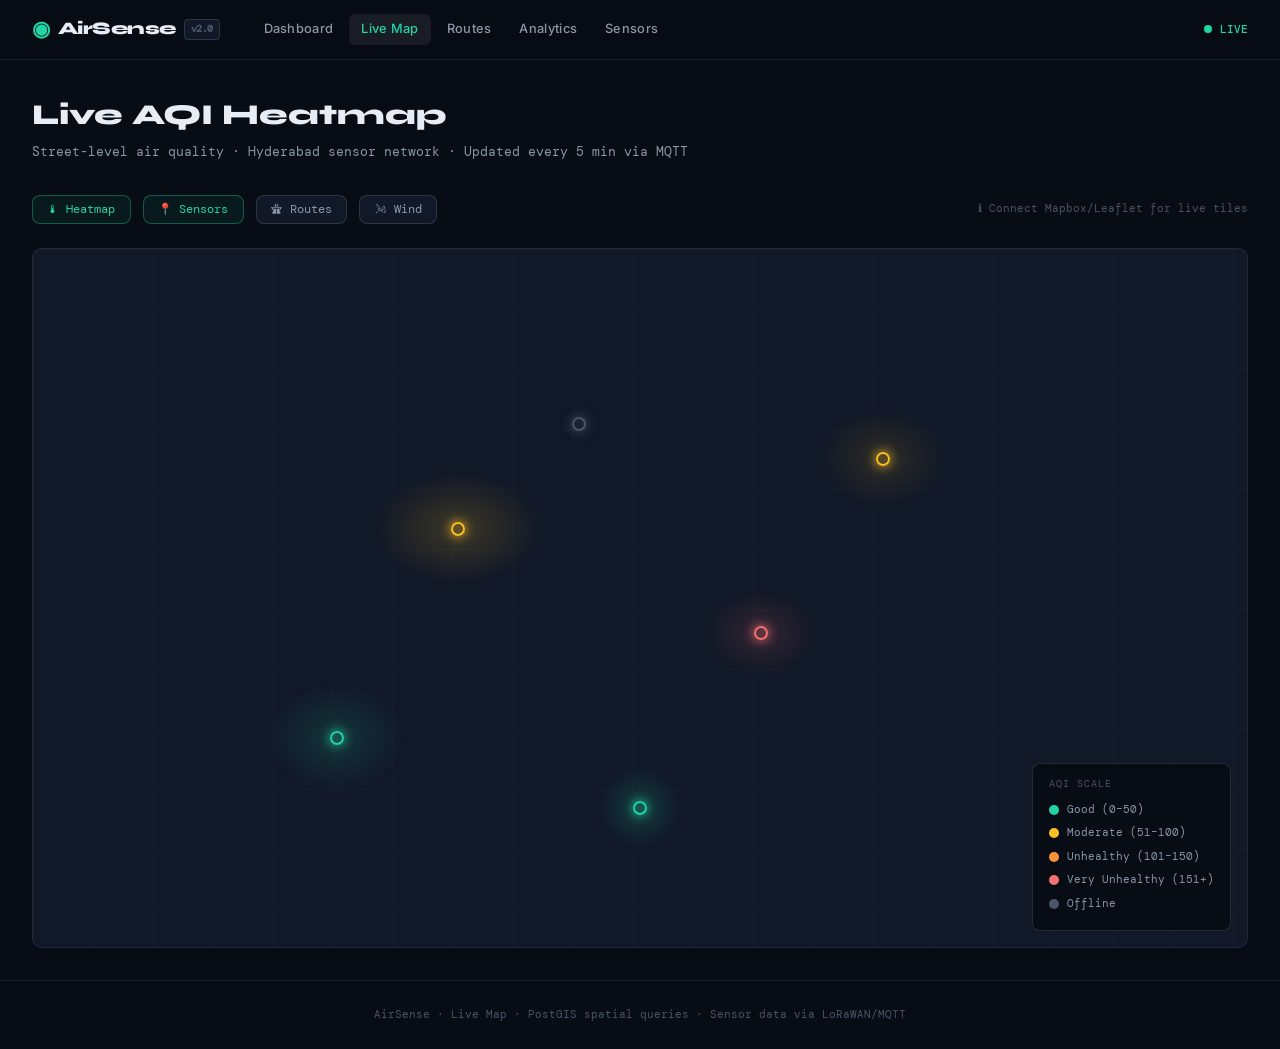
<file: airsense/pages/map.html>
<!DOCTYPE html>
<html lang="en">
<head>
  <meta charset="UTF-8" />
  <meta name="viewport" content="width=device-width, initial-scale=1.0" />
  <title>AirSense — Live Map</title>
  <link rel="stylesheet" href="../css/main.css" />
  <link rel="preconnect" href="https://fonts.googleapis.com" />
  <link href="https://fonts.googleapis.com/css2?family=Syne:wght@400;600;700;800&family=DM+Mono:wght@300;400;500&family=Inter:wght@300;400;500&display=swap" rel="stylesheet" />
  <style>
    .map-container {
      position: relative;
      height: calc(100vh - 200px);
      background: var(--bg3);
      border-radius: var(--radius);
      border: 1px solid var(--border);
      overflow: hidden;
      margin-top: 1.5rem;
    }
    .map-placeholder {
      position: absolute;
      inset: 0;
      display: flex;
      flex-direction: column;
      align-items: center;
      justify-content: center;
      gap: 1rem;
      background:
        radial-gradient(ellipse 80% 60% at 50% 50%, rgba(34,211,165,0.05) 0%, transparent 70%);
    }
    .map-placeholder p { color: var(--text-dim); font-family: var(--font-mono); font-size: 0.8rem; }
    .map-grid {
      position: absolute;
      inset: 0;
      background-image:
        linear-gradient(rgba(255,255,255,0.02) 1px, transparent 1px),
        linear-gradient(90deg, rgba(255,255,255,0.02) 1px, transparent 1px);
      background-size: 60px 60px;
    }
    .sensor-pin {
      position: absolute;
      transform: translate(-50%, -50%);
      cursor: pointer;
    }
    .pin-dot {
      width: 14px; height: 14px;
      border-radius: 50%;
      border: 2px solid;
      box-shadow: 0 0 12px currentColor;
      transition: transform 0.2s;
    }
    .sensor-pin:hover .pin-dot { transform: scale(1.4); }
    .pin-label {
      position: absolute;
      top: 100%;
      left: 50%;
      transform: translateX(-50%);
      margin-top: 4px;
      background: var(--bg2);
      border: 1px solid var(--border2);
      border-radius: 6px;
      padding: 3px 8px;
      font-family: var(--font-mono);
      font-size: 0.62rem;
      white-space: nowrap;
      color: var(--text);
      pointer-events: none;
      opacity: 0;
      transition: opacity 0.15s;
    }
    .sensor-pin:hover .pin-label { opacity: 1; }
    .map-legend {
      position: absolute;
      bottom: 1rem;
      right: 1rem;
      background: rgba(8,12,20,0.9);
      border: 1px solid var(--border2);
      border-radius: 8px;
      padding: 0.75rem 1rem;
      font-family: var(--font-mono);
      font-size: 0.7rem;
    }
    .legend-row { display: flex; align-items: center; gap: 0.5rem; margin-bottom: 0.35rem; color: var(--text-dim); }
    .legend-dot { width: 10px; height: 10px; border-radius: 50%; flex-shrink: 0; }
    .heatmap-overlay {
      position: absolute;
      inset: 0;
      pointer-events: none;
      opacity: 0.3;
      background:
        radial-gradient(ellipse 120px 80px at 35% 40%, rgba(251,191,36,0.6) 0%, transparent 70%),
        radial-gradient(ellipse 80px 60px at 60% 55%, rgba(248,113,113,0.5) 0%, transparent 70%),
        radial-gradient(ellipse 100px 80px at 25% 70%, rgba(34,211,165,0.5) 0%, transparent 70%),
        radial-gradient(ellipse 90px 70px at 70% 30%, rgba(251,191,36,0.4) 0%, transparent 70%),
        radial-gradient(ellipse 60px 60px at 50% 80%, rgba(34,211,165,0.6) 0%, transparent 70%);
    }
    .map-controls {
      display: flex; gap: 0.75rem; margin-bottom: 0;
      flex-wrap: wrap; align-items: center;
    }
    .toggle-btn {
      background: var(--bg3);
      border: 1px solid var(--border2);
      color: var(--text-dim);
      padding: 0.4rem 0.9rem;
      border-radius: 8px;
      font-family: var(--font-mono);
      font-size: 0.72rem;
      cursor: pointer;
      transition: all 0.15s;
    }
    .toggle-btn.on { color: var(--green); border-color: rgba(34,211,165,0.35); background: rgba(34,211,165,0.07); }
  </style>
</head>
<body>
  <nav class="nav">
    <div class="nav-brand">
      <span class="brand-icon">◉</span>
      <span class="brand-name">AirSense</span>
      <span class="brand-tag">v2.0</span>
    </div>
    <div class="nav-links">
      <a href="../index.html">Dashboard</a>
      <a href="map.html" class="active">Live Map</a>
      <a href="routes.html">Routes</a>
      <a href="analytics.html">Analytics</a>
      <a href="sensors.html">Sensors</a>
    </div>
    <div class="nav-actions">
      <div class="live-pulse"><span></span> LIVE</div>
    </div>
  </nav>

  <div class="page-inner">
    <h1 class="page-title">Live AQI Heatmap</h1>
    <p class="page-sub">Street-level air quality · Hyderabad sensor network · Updated every 5 min via MQTT</p>

    <div class="map-controls">
      <button class="toggle-btn on" onclick="this.classList.toggle('on')">🌡 Heatmap</button>
      <button class="toggle-btn on" onclick="this.classList.toggle('on')">📍 Sensors</button>
      <button class="toggle-btn" onclick="this.classList.toggle('on')">🛣 Routes</button>
      <button class="toggle-btn" onclick="this.classList.toggle('on')">🌬 Wind</button>
      <span style="margin-left:auto; font-family:var(--font-mono); font-size:0.7rem; color:var(--text-faint)">
        ℹ Connect Mapbox/Leaflet for live tiles
      </span>
    </div>

    <div class="map-container">
      <div class="map-grid"></div>
      <div class="heatmap-overlay"></div>

      <!-- Sensor pins positioned as % -->
      <div class="sensor-pin" style="left:35%;top:40%">
        <div class="pin-dot" style="color:#fbbf24;border-color:#fbbf24;background:rgba(251,191,36,0.2)"></div>
        <div class="pin-label">Banjara Hills #1 · AQI 68</div>
      </div>
      <div class="sensor-pin" style="left:60%;top:55%">
        <div class="pin-dot" style="color:#f87171;border-color:#f87171;background:rgba(248,113,113,0.2)"></div>
        <div class="pin-label">HITEC City #2 · AQI 95</div>
      </div>
      <div class="sensor-pin" style="left:25%;top:70%">
        <div class="pin-dot" style="color:#22d3a5;border-color:#22d3a5;background:rgba(34,211,165,0.2)"></div>
        <div class="pin-label">Jubilee Hills #3 · AQI 72</div>
      </div>
      <div class="sensor-pin" style="left:50%;top:80%">
        <div class="pin-dot" style="color:#22d3a5;border-color:#22d3a5;background:rgba(34,211,165,0.2)"></div>
        <div class="pin-label">Kukatpally #6 · AQI 55</div>
      </div>
      <div class="sensor-pin" style="left:70%;top:30%">
        <div class="pin-dot" style="color:#fbbf24;border-color:#fbbf24;background:rgba(251,191,36,0.2)"></div>
        <div class="pin-label">Ameerpet #5 · AQI 77</div>
      </div>
      <div class="sensor-pin" style="left:45%;top:25%">
        <div class="pin-dot" style="color:#4a5568;border-color:#4a5568;background:rgba(74,85,104,0.2)"></div>
        <div class="pin-label">Panjagutta #4 · OFFLINE</div>
      </div>

      <div class="map-legend">
        <div style="font-family:var(--font-mono);font-size:0.65rem;color:var(--text-faint);margin-bottom:0.5rem;letter-spacing:1px;">AQI SCALE</div>
        <div class="legend-row"><div class="legend-dot" style="background:#22d3a5"></div>Good (0–50)</div>
        <div class="legend-row"><div class="legend-dot" style="background:#fbbf24"></div>Moderate (51–100)</div>
        <div class="legend-row"><div class="legend-dot" style="background:#fb923c"></div>Unhealthy (101–150)</div>
        <div class="legend-row"><div class="legend-dot" style="background:#f87171"></div>Very Unhealthy (151+)</div>
        <div class="legend-row"><div class="legend-dot" style="background:#4a5568"></div>Offline</div>
      </div>
    </div>
  </div>

  <footer class="footer">
    <p>AirSense · Live Map · PostGIS spatial queries · Sensor data via LoRaWAN/MQTT</p>
  </footer>
</body>
</html>
</file>
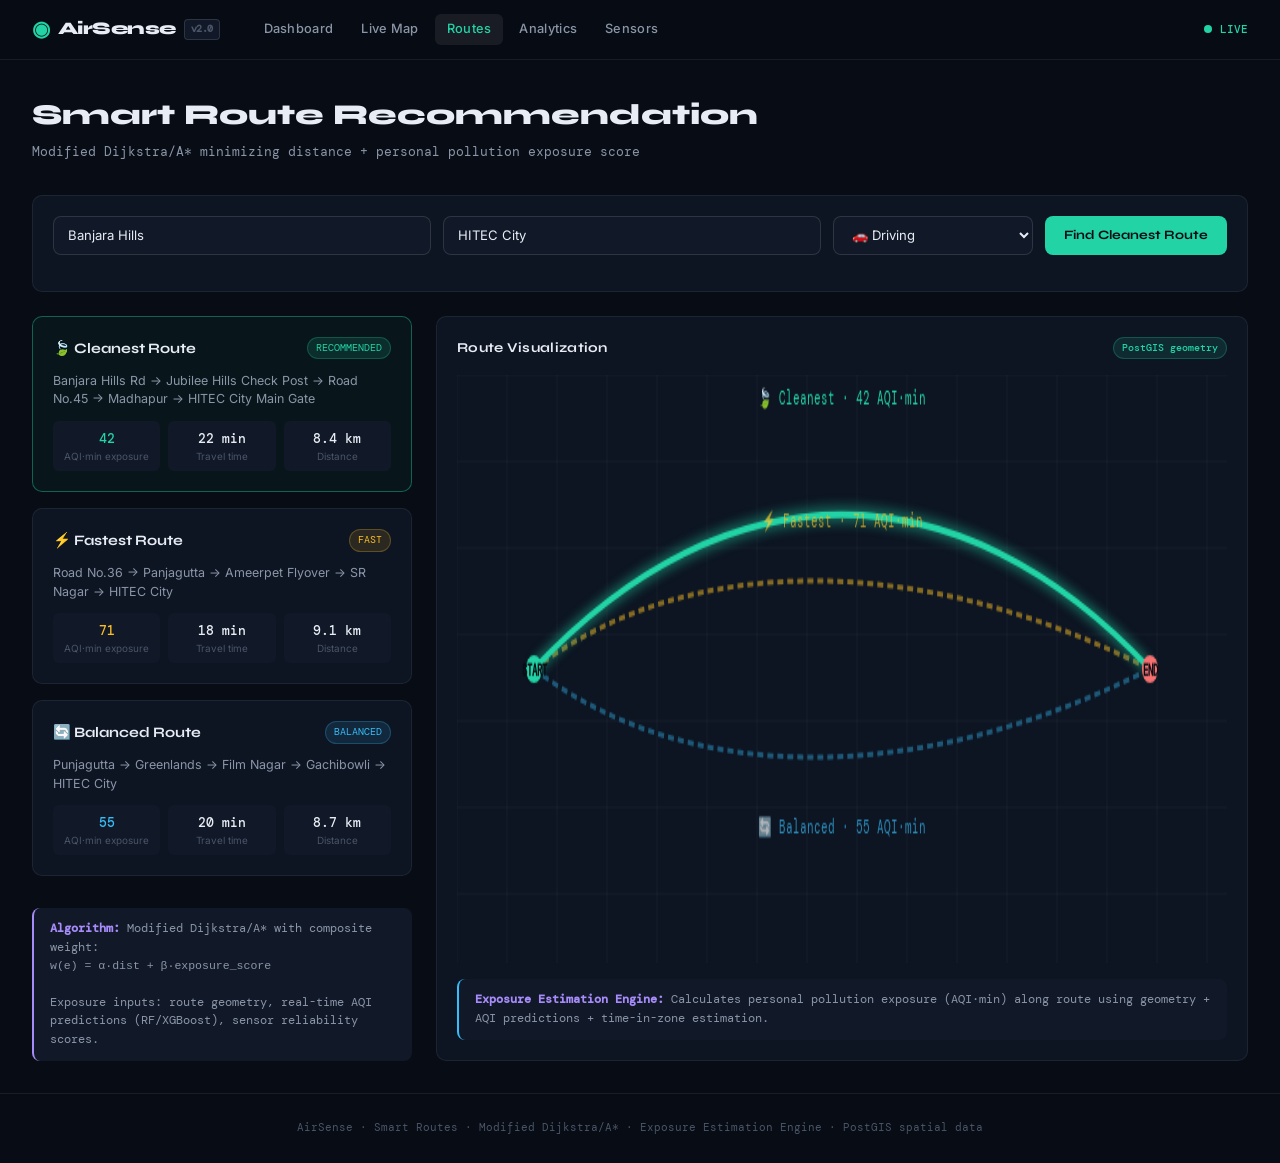
<file: airsense/pages/routes.html>
<!DOCTYPE html>
<html lang="en">
<head>
  <meta charset="UTF-8" />
  <meta name="viewport" content="width=device-width, initial-scale=1.0" />
  <title>AirSense — Smart Routes</title>
  <link rel="stylesheet" href="../css/main.css" />
  <link rel="preconnect" href="https://fonts.googleapis.com" />
  <link href="https://fonts.googleapis.com/css2?family=Syne:wght@400;600;700;800&family=DM+Mono:wght@300;400;500&family=Inter:wght@300;400;500&display=swap" rel="stylesheet" />
  <style>
    .routes-layout {
      display: grid;
      grid-template-columns: 380px 1fr;
      gap: 1.5rem;
      margin-top: 1.5rem;
    }
    .route-panel { display: flex; flex-direction: column; gap: 1rem; }
    .route-card-full {
      background: var(--bg2);
      border: 1px solid var(--border);
      border-radius: var(--radius);
      padding: 1.25rem;
      cursor: pointer;
      transition: all 0.2s;
    }
    .route-card-full:hover { border-color: var(--border2); transform: translateX(2px); }
    .route-card-full.selected { border-color: rgba(34,211,165,0.4); background: rgba(34,211,165,0.05); }
    .rc-header { display: flex; justify-content: space-between; align-items: flex-start; margin-bottom: 0.75rem; }
    .rc-name { font-family: var(--font-display); font-weight: 700; font-size: 0.9rem; }
    .rc-badge { font-family: var(--font-mono); font-size: 0.65rem; padding: 2px 8px; border-radius: 100px; }
    .rc-path { font-size: 0.78rem; color: var(--text-dim); margin-bottom: 0.75rem; line-height: 1.5; }
    .rc-stats { display: grid; grid-template-columns: 1fr 1fr 1fr; gap: 0.5rem; }
    .rc-stat { background: var(--bg3); border-radius: 6px; padding: 0.4rem 0.5rem; text-align: center; }
    .rc-stat-val { font-family: var(--font-mono); font-size: 0.82rem; font-weight: 500; }
    .rc-stat-label { font-size: 0.62rem; color: var(--text-faint); }
    .map-viz {
      background: var(--bg2);
      border: 1px solid var(--border);
      border-radius: var(--radius);
      padding: 1.25rem;
      display: flex;
      flex-direction: column;
    }
    .map-viz canvas { flex: 1; }
    .algo-info {
      background: var(--bg3);
      border-radius: 8px;
      padding: 0.75rem 1rem;
      font-family: var(--font-mono);
      font-size: 0.72rem;
      color: var(--text-dim);
      margin-top: 1rem;
      border-left: 2px solid var(--purple);
    }
    .algo-info strong { color: var(--purple); }
    @media (max-width: 900px) {
      .routes-layout { grid-template-columns: 1fr; }
    }
  </style>
</head>
<body>
  <nav class="nav">
    <div class="nav-brand">
      <span class="brand-icon">◉</span>
      <span class="brand-name">AirSense</span>
      <span class="brand-tag">v2.0</span>
    </div>
    <div class="nav-links">
      <a href="../index.html">Dashboard</a>
      <a href="map.html">Live Map</a>
      <a href="routes.html" class="active">Routes</a>
      <a href="analytics.html">Analytics</a>
      <a href="sensors.html">Sensors</a>
    </div>
    <div class="nav-actions">
      <div class="live-pulse"><span></span> LIVE</div>
    </div>
  </nav>

  <div class="page-inner">
    <h1 class="page-title">Smart Route Recommendation</h1>
    <p class="page-sub">Modified Dijkstra/A* minimizing distance + personal pollution exposure score</p>

    <div class="card" style="margin-top:1.5rem">
      <div class="route-form">
        <input type="text" placeholder="📍 Start location" class="route-input" id="startInput" value="Banjara Hills" />
        <input type="text" placeholder="🏁 Destination" class="route-input" id="endInput" value="HITEC City" />
        <select class="route-input" style="max-width:160px;cursor:pointer">
          <option>🚶 Walking</option>
          <option>🚲 Cycling</option>
          <option selected>🚗 Driving</option>
        </select>
        <button class="btn-primary" onclick="calcRoutes()">Find Cleanest Route</button>
      </div>
    </div>

    <div class="routes-layout">
      <div class="route-panel" id="routePanel">
        <div class="route-card-full selected" onclick="selectRoute(this)">
          <div class="rc-header">
            <span class="rc-name">🍃 Cleanest Route</span>
            <span class="rc-badge" style="background:rgba(34,211,165,0.12);color:var(--green);border:1px solid rgba(34,211,165,0.25)">RECOMMENDED</span>
          </div>
          <div class="rc-path">Banjara Hills Rd → Jubilee Hills Check Post → Road No.45 → Madhapur → HITEC City Main Gate</div>
          <div class="rc-stats">
            <div class="rc-stat"><div class="rc-stat-val" style="color:var(--green)">42</div><div class="rc-stat-label">AQI·min exposure</div></div>
            <div class="rc-stat"><div class="rc-stat-val">22 min</div><div class="rc-stat-label">Travel time</div></div>
            <div class="rc-stat"><div class="rc-stat-val">8.4 km</div><div class="rc-stat-label">Distance</div></div>
          </div>
        </div>

        <div class="route-card-full" onclick="selectRoute(this)">
          <div class="rc-header">
            <span class="rc-name">⚡ Fastest Route</span>
            <span class="rc-badge" style="background:rgba(251,191,36,0.12);color:var(--amber);border:1px solid rgba(251,191,36,0.25)">FAST</span>
          </div>
          <div class="rc-path">Road No.36 → Panjagutta → Ameerpet Flyover → SR Nagar → HITEC City</div>
          <div class="rc-stats">
            <div class="rc-stat"><div class="rc-stat-val" style="color:var(--amber)">71</div><div class="rc-stat-label">AQI·min exposure</div></div>
            <div class="rc-stat"><div class="rc-stat-val">18 min</div><div class="rc-stat-label">Travel time</div></div>
            <div class="rc-stat"><div class="rc-stat-val">9.1 km</div><div class="rc-stat-label">Distance</div></div>
          </div>
        </div>

        <div class="route-card-full" onclick="selectRoute(this)">
          <div class="rc-header">
            <span class="rc-name">🔄 Balanced Route</span>
            <span class="rc-badge" style="background:rgba(56,189,248,0.12);color:var(--blue);border:1px solid rgba(56,189,248,0.25)">BALANCED</span>
          </div>
          <div class="rc-path">Punjagutta → Greenlands → Film Nagar → Gachibowli → HITEC City</div>
          <div class="rc-stats">
            <div class="rc-stat"><div class="rc-stat-val" style="color:var(--blue)">55</div><div class="rc-stat-label">AQI·min exposure</div></div>
            <div class="rc-stat"><div class="rc-stat-val">20 min</div><div class="rc-stat-label">Travel time</div></div>
            <div class="rc-stat"><div class="rc-stat-val">8.7 km</div><div class="rc-stat-label">Distance</div></div>
          </div>
        </div>

        <div class="algo-info">
          <strong>Algorithm:</strong> Modified Dijkstra/A* with composite weight:<br>
          <code>w(e) = α·dist + β·exposure_score</code><br><br>
          Exposure inputs: route geometry, real-time AQI predictions (RF/XGBoost), sensor reliability scores.
        </div>
      </div>

      <div class="map-viz">
        <div class="card-header">
          <h2>Route Visualization</h2>
          <span class="badge badge--green">PostGIS geometry</span>
        </div>
        <canvas id="routeCanvas"></canvas>
        <div class="algo-info" style="border-color:var(--blue)">
          <strong>Exposure Estimation Engine:</strong> Calculates personal pollution exposure (AQI·min) along route using geometry + AQI predictions + time-in-zone estimation.
        </div>
      </div>
    </div>
  </div>

  <footer class="footer">
    <p>AirSense · Smart Routes · Modified Dijkstra/A* · Exposure Estimation Engine · PostGIS spatial data</p>
  </footer>

  <script>
    function selectRoute(el) {
      document.querySelectorAll('.route-card-full').forEach(c => c.classList.remove('selected'));
      el.classList.add('selected');
      drawRoutes();
    }

    function calcRoutes() {
      const btn = document.querySelector('.btn-primary');
      btn.textContent = '⏳ Calculating...';
      btn.disabled = true;
      setTimeout(() => {
        btn.textContent = 'Find Cleanest Route';
        btn.disabled = false;
        drawRoutes();
      }, 1400);
    }

    function drawRoutes() {
      const canvas = document.getElementById('routeCanvas');
      const ctx = canvas.getContext('2d');
      canvas.width = canvas.offsetWidth || 500;
      canvas.height = 340;

      ctx.clearRect(0, 0, canvas.width, canvas.height);

      // Grid
      ctx.strokeStyle = 'rgba(255,255,255,0.04)';
      ctx.lineWidth = 1;
      for (let x = 0; x < canvas.width; x += 50) { ctx.beginPath(); ctx.moveTo(x,0); ctx.lineTo(x,canvas.height); ctx.stroke(); }
      for (let y = 0; y < canvas.height; y += 50) { ctx.beginPath(); ctx.moveTo(0,y); ctx.lineTo(canvas.width,y); ctx.stroke(); }

      const W = canvas.width, H = canvas.height;
      const A = [W*0.1, H*0.5];  // Start
      const B = [W*0.9, H*0.5];  // End

      // Route 3 – balanced (blue)
      ctx.beginPath();
      ctx.moveTo(...A);
      ctx.bezierCurveTo(W*0.3, H*0.7, W*0.6, H*0.7, ...B);
      ctx.strokeStyle = 'rgba(56,189,248,0.4)';
      ctx.lineWidth = 3;
      ctx.setLineDash([6,4]);
      ctx.stroke();

      // Route 2 – fast (amber)
      ctx.beginPath();
      ctx.moveTo(...A);
      ctx.bezierCurveTo(W*0.3, H*0.3, W*0.6, H*0.3, ...B);
      ctx.strokeStyle = 'rgba(251,191,36,0.5)';
      ctx.lineWidth = 3;
      ctx.setLineDash([6,4]);
      ctx.stroke();

      // Route 1 – cleanest (green, solid)
      ctx.beginPath();
      ctx.moveTo(...A);
      ctx.bezierCurveTo(W*0.35, H*0.15, W*0.65, H*0.15, ...B);
      ctx.strokeStyle = '#22d3a5';
      ctx.lineWidth = 4;
      ctx.setLineDash([]);
      ctx.shadowColor = '#22d3a5';
      ctx.shadowBlur = 8;
      ctx.stroke();
      ctx.shadowBlur = 0;

      // Points
      [[...A, '#22d3a5', 'START'], [...B, '#f87171', 'END']].forEach(([x,y,c,lbl]) => {
        ctx.beginPath(); ctx.arc(x,y,8,0,Math.PI*2);
        ctx.fillStyle = c; ctx.fill();
        ctx.fillStyle = '#080c14';
        ctx.font = 'bold 9px DM Mono';
        ctx.textAlign = 'center';
        ctx.fillText(lbl, x, y+3.5);
      });

      // Labels
      ctx.font = '11px DM Mono';
      ctx.textAlign = 'center';
      ctx.fillStyle = '#22d3a5';
      ctx.fillText('🍃 Cleanest · 42 AQI·min', W*0.5, H*0.05);
      ctx.fillStyle = 'rgba(251,191,36,0.7)';
      ctx.fillText('⚡ Fastest · 71 AQI·min', W*0.5, H*0.26);
      ctx.fillStyle = 'rgba(56,189,248,0.7)';
      ctx.fillText('🔄 Balanced · 55 AQI·min', W*0.5, H*0.78);
    }

    window.addEventListener('load', () => {
      setTimeout(drawRoutes, 100);
    });
    window.addEventListener('resize', drawRoutes);
  </script>
</body>
</html>
</file>
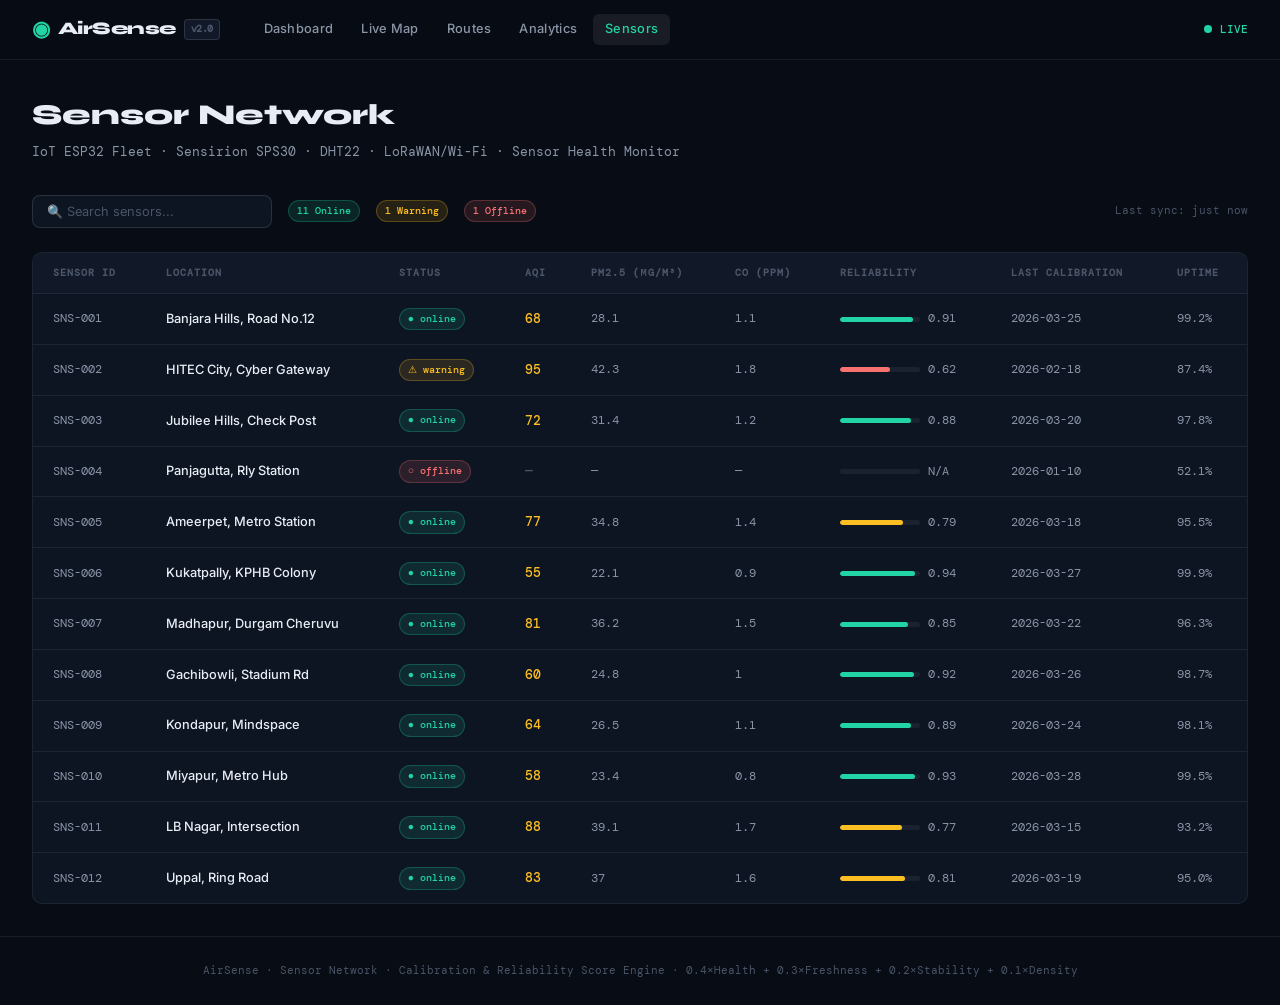
<file: airsense/pages/sensors.html>
<!DOCTYPE html>
<html lang="en">
<head>
  <meta charset="UTF-8" />
  <meta name="viewport" content="width=device-width, initial-scale=1.0" />
  <title>AirSense — Sensor Network</title>
  <link rel="stylesheet" href="../css/main.css" />
  <link rel="preconnect" href="https://fonts.googleapis.com" />
  <link href="https://fonts.googleapis.com/css2?family=Syne:wght@400;600;700;800&family=DM+Mono:wght@300;400;500&family=Inter:wght@300;400;500&display=swap" rel="stylesheet" />
  <style>
    .sensors-table-wrap {
      background: var(--bg2);
      border: 1px solid var(--border);
      border-radius: var(--radius);
      overflow: hidden;
      margin-top: 1.5rem;
    }
    table { width: 100%; border-collapse: collapse; }
    thead th {
      font-family: var(--font-mono);
      font-size: 0.65rem;
      text-transform: uppercase;
      letter-spacing: 1px;
      color: var(--text-faint);
      padding: 0.75rem 1.25rem;
      text-align: left;
      border-bottom: 1px solid var(--border);
      background: var(--bg3);
    }
    tbody tr {
      border-bottom: 1px solid var(--border);
      transition: background 0.15s;
    }
    tbody tr:last-child { border-bottom: none; }
    tbody tr:hover { background: rgba(255,255,255,0.03); }
    tbody td {
      padding: 0.85rem 1.25rem;
      font-size: 0.8rem;
      vertical-align: middle;
    }
    .td-name { font-weight: 500; color: var(--text); }
    .td-mono { font-family: var(--font-mono); font-size: 0.75rem; color: var(--text-dim); }
    .td-aqi  { font-family: var(--font-mono); font-weight: 500; }
    .status-pill {
      display: inline-flex;
      align-items: center;
      gap: 0.4rem;
      font-family: var(--font-mono);
      font-size: 0.65rem;
      padding: 2px 8px;
      border-radius: 100px;
      font-weight: 500;
    }
    .status-pill.online  { background: rgba(34,211,165,0.12); color: var(--green); border: 1px solid rgba(34,211,165,0.25); }
    .status-pill.warning { background: rgba(251,191,36,0.12);  color: var(--amber); border: 1px solid rgba(251,191,36,0.25); }
    .status-pill.offline { background: rgba(248,113,113,0.12); color: var(--red);   border: 1px solid rgba(248,113,113,0.25); }
    .mini-bar { width: 80px; height: 5px; background: rgba(255,255,255,0.06); border-radius: 3px; overflow: hidden; display: inline-block; vertical-align: middle; }
    .mini-fill { height: 100%; border-radius: 3px; }
    .top-bar {
      display: flex;
      gap: 1rem;
      align-items: center;
      flex-wrap: wrap;
      margin-top: 1.5rem;
    }
    .search-input {
      background: var(--bg2);
      border: 1px solid var(--border2);
      color: var(--text);
      padding: 0.5rem 0.9rem;
      border-radius: 8px;
      font-family: var(--font-body);
      font-size: 0.8rem;
      outline: none;
      width: 240px;
    }
    .search-input:focus { border-color: var(--green); }
    .search-input::placeholder { color: var(--text-faint); }
  </style>
</head>
<body>
  <nav class="nav">
    <div class="nav-brand">
      <span class="brand-icon">◉</span>
      <span class="brand-name">AirSense</span>
      <span class="brand-tag">v2.0</span>
    </div>
    <div class="nav-links">
      <a href="../index.html">Dashboard</a>
      <a href="map.html">Live Map</a>
      <a href="routes.html">Routes</a>
      <a href="analytics.html">Analytics</a>
      <a href="sensors.html" class="active">Sensors</a>
    </div>
    <div class="nav-actions">
      <div class="live-pulse"><span></span> LIVE</div>
    </div>
  </nav>

  <div class="page-inner">
    <h1 class="page-title">Sensor Network</h1>
    <p class="page-sub">IoT ESP32 Fleet · Sensirion SPS30 · DHT22 · LoRaWAN/Wi-Fi · Sensor Health Monitor</p>

    <div class="top-bar">
      <input type="text" class="search-input" placeholder="🔍 Search sensors..." oninput="filterTable(this.value)" />
      <span class="badge badge--green">11 Online</span>
      <span class="badge badge--red" style="background:rgba(251,191,36,0.12);color:var(--amber);border-color:rgba(251,191,36,0.25)">1 Warning</span>
      <span class="badge badge--red">1 Offline</span>
      <span style="margin-left:auto; font-family:var(--font-mono); font-size:0.7rem; color:var(--text-faint)">Last sync: just now</span>
    </div>

    <div class="sensors-table-wrap">
      <table id="sensorsTable">
        <thead>
          <tr>
            <th>Sensor ID</th>
            <th>Location</th>
            <th>Status</th>
            <th>AQI</th>
            <th>PM2.5 (µg/m³)</th>
            <th>CO (ppm)</th>
            <th>Reliability</th>
            <th>Last Calibration</th>
            <th>Uptime</th>
          </tr>
        </thead>
        <tbody id="sensorTableBody"></tbody>
      </table>
    </div>
  </div>

  <footer class="footer">
    <p>AirSense · Sensor Network · Calibration & Reliability Score Engine · 0.4×Health + 0.3×Freshness + 0.2×Stability + 0.1×Density</p>
  </footer>

  <script>
    const sensors = [
      { id: 'SNS-001', location: 'Banjara Hills, Road No.12',  status: 'online',  aqi: 68,  pm25: 28.1, co: 1.1, rel: 0.91, cal: '2026-03-25', uptime: '99.2%' },
      { id: 'SNS-002', location: 'HITEC City, Cyber Gateway',  status: 'warning', aqi: 95,  pm25: 42.3, co: 1.8, rel: 0.62, cal: '2026-02-18', uptime: '87.4%' },
      { id: 'SNS-003', location: 'Jubilee Hills, Check Post',   status: 'online',  aqi: 72,  pm25: 31.4, co: 1.2, rel: 0.88, cal: '2026-03-20', uptime: '97.8%' },
      { id: 'SNS-004', location: 'Panjagutta, Rly Station',    status: 'offline', aqi: null, pm25: null, co: null, rel: 0.00, cal: '2026-01-10', uptime: '52.1%' },
      { id: 'SNS-005', location: 'Ameerpet, Metro Station',    status: 'online',  aqi: 77,  pm25: 34.8, co: 1.4, rel: 0.79, cal: '2026-03-18', uptime: '95.5%' },
      { id: 'SNS-006', location: 'Kukatpally, KPHB Colony',    status: 'online',  aqi: 55,  pm25: 22.1, co: 0.9, rel: 0.94, cal: '2026-03-27', uptime: '99.9%' },
      { id: 'SNS-007', location: 'Madhapur, Durgam Cheruvu',  status: 'online',  aqi: 81,  pm25: 36.2, co: 1.5, rel: 0.85, cal: '2026-03-22', uptime: '96.3%' },
      { id: 'SNS-008', location: 'Gachibowli, Stadium Rd',     status: 'online',  aqi: 60,  pm25: 24.8, co: 1.0, rel: 0.92, cal: '2026-03-26', uptime: '98.7%' },
      { id: 'SNS-009', location: 'Kondapur, Mindspace',        status: 'online',  aqi: 64,  pm25: 26.5, co: 1.1, rel: 0.89, cal: '2026-03-24', uptime: '98.1%' },
      { id: 'SNS-010', location: 'Miyapur, Metro Hub',         status: 'online',  aqi: 58,  pm25: 23.4, co: 0.8, rel: 0.93, cal: '2026-03-28', uptime: '99.5%' },
      { id: 'SNS-011', location: 'LB Nagar, Intersection',    status: 'online',  aqi: 88,  pm25: 39.1, co: 1.7, rel: 0.77, cal: '2026-03-15', uptime: '93.2%' },
      { id: 'SNS-012', location: 'Uppal, Ring Road',           status: 'online',  aqi: 83,  pm25: 37.0, co: 1.6, rel: 0.81, cal: '2026-03-19', uptime: '95.0%' },
    ];

    function aqiColor(v) {
      if (v === null) return '#4a5568';
      if (v < 50) return '#22d3a5';
      if (v < 100) return '#fbbf24';
      if (v < 150) return '#fb923c';
      return '#f87171';
    }

    function relColor(v) {
      if (v >= 0.85) return '#22d3a5';
      if (v >= 0.70) return '#fbbf24';
      return '#f87171';
    }

    function renderTable(data) {
      document.getElementById('sensorTableBody').innerHTML = data.map(s => `
        <tr>
          <td class="td-mono">${s.id}</td>
          <td class="td-name">${s.location}</td>
          <td><span class="status-pill ${s.status}">
            ${s.status === 'online' ? '●' : s.status === 'warning' ? '⚠' : '○'} ${s.status}
          </span></td>
          <td class="td-aqi" style="color:${aqiColor(s.aqi)}">${s.aqi ?? '—'}</td>
          <td class="td-mono">${s.pm25 ?? '—'}</td>
          <td class="td-mono">${s.co ?? '—'}</td>
          <td>
            <div style="display:flex;align-items:center;gap:0.5rem">
              <div class="mini-bar"><div class="mini-fill" style="width:${s.rel*100}%;background:${relColor(s.rel)}"></div></div>
              <span class="td-mono">${s.rel > 0 ? s.rel.toFixed(2) : 'N/A'}</span>
            </div>
          </td>
          <td class="td-mono">${s.cal}</td>
          <td class="td-mono">${s.uptime}</td>
        </tr>`).join('');
    }

    function filterTable(q) {
      const filtered = sensors.filter(s =>
        s.id.toLowerCase().includes(q.toLowerCase()) ||
        s.location.toLowerCase().includes(q.toLowerCase()) ||
        s.status.toLowerCase().includes(q.toLowerCase())
      );
      renderTable(filtered);
    }

    renderTable(sensors);
  </script>
</body>
</html>
</file>
<file: airsense/css/main.css>
/* =============================================
   AirSense — Main Stylesheet
   Dark industrial-tech aesthetic
   ============================================= */

:root {
  --bg:        #080c14;
  --bg2:       #0d1422;
  --bg3:       #111827;
  --border:    rgba(255,255,255,0.07);
  --border2:   rgba(255,255,255,0.12);
  --text:      #e8edf5;
  --text-dim:  #8a96a8;
  --text-faint:#4a5568;

  --green:     #22d3a5;
  --blue:      #38bdf8;
  --amber:     #fbbf24;
  --red:       #f87171;
  --purple:    #a78bfa;
  --orange:    #fb923c;

  --aqi-good:     #22d3a5;
  --aqi-moderate: #fbbf24;
  --aqi-unhealthy:#f87171;

  --font-display: 'Syne', sans-serif;
  --font-mono:    'DM Mono', monospace;
  --font-body:    'Inter', sans-serif;

  --radius:  10px;
  --shadow:  0 4px 32px rgba(0,0,0,0.5);
}

*, *::before, *::after { box-sizing: border-box; margin: 0; padding: 0; }

html { scroll-behavior: smooth; }

body {
  background: var(--bg);
  color: var(--text);
  font-family: var(--font-body);
  font-size: 14px;
  line-height: 1.6;
  min-height: 100vh;
}

/* ── NAV ─────────────────────────────────────── */
.nav {
  display: flex;
  align-items: center;
  gap: 2rem;
  padding: 0 2rem;
  height: 60px;
  background: rgba(8,12,20,0.95);
  border-bottom: 1px solid var(--border);
  position: sticky;
  top: 0;
  z-index: 100;
  backdrop-filter: blur(12px);
}

.nav-brand {
  display: flex;
  align-items: center;
  gap: 0.5rem;
  font-family: var(--font-display);
  font-weight: 800;
  font-size: 1.1rem;
  letter-spacing: -0.5px;
  flex-shrink: 0;
}

.brand-icon { color: var(--green); font-size: 1.3rem; }
.brand-name { color: var(--text); }
.brand-tag {
  font-family: var(--font-mono);
  font-size: 0.65rem;
  color: var(--text-faint);
  background: var(--bg3);
  border: 1px solid var(--border2);
  padding: 1px 6px;
  border-radius: 4px;
}

.nav-links {
  display: flex;
  gap: 0.25rem;
  flex: 1;
}

.nav-links a {
  color: var(--text-dim);
  text-decoration: none;
  font-size: 0.8rem;
  font-weight: 500;
  letter-spacing: 0.3px;
  padding: 0.35rem 0.75rem;
  border-radius: 6px;
  transition: all 0.15s;
}

.nav-links a:hover,
.nav-links a.active {
  color: var(--text);
  background: rgba(255,255,255,0.07);
}

.nav-links a.active { color: var(--green); }

.nav-actions { display: flex; align-items: center; gap: 1rem; }

.live-pulse {
  display: flex;
  align-items: center;
  gap: 0.5rem;
  font-family: var(--font-mono);
  font-size: 0.7rem;
  color: var(--green);
  font-weight: 500;
}

.live-pulse span {
  width: 8px; height: 8px;
  border-radius: 50%;
  background: var(--green);
  animation: pulse 2s infinite;
}

@keyframes pulse {
  0%, 100% { opacity: 1; transform: scale(1); }
  50%       { opacity: 0.4; transform: scale(0.8); }
}

.btn-alert {
  background: var(--bg3);
  border: 1px solid var(--border2);
  color: var(--text);
  border-radius: 8px;
  padding: 0.35rem 0.6rem;
  cursor: pointer;
  font-size: 0.85rem;
  transition: background 0.15s;
}
.btn-alert:hover { background: var(--bg2); }

/* ── HERO ─────────────────────────────────────── */
.hero {
  position: relative;
  padding: 4rem 2rem 3rem;
  display: flex;
  flex-direction: column;
  align-items: center;
  text-align: center;
  overflow: hidden;
}

.hero-bg {
  position: absolute;
  inset: 0;
  background:
    radial-gradient(ellipse 60% 70% at 50% -20%, rgba(34,211,165,0.12) 0%, transparent 70%),
    radial-gradient(ellipse 40% 50% at 20% 100%, rgba(56,189,248,0.07) 0%, transparent 60%);
  pointer-events: none;
}

.hero-eyebrow {
  font-family: var(--font-mono);
  font-size: 0.75rem;
  color: var(--text-dim);
  letter-spacing: 1.5px;
  text-transform: uppercase;
  margin-bottom: 1rem;
  animation: fadeUp 0.6s ease both;
}

.hero-aqi-value {
  font-family: var(--font-display);
  font-size: clamp(5rem, 15vw, 10rem);
  font-weight: 800;
  color: var(--amber);
  line-height: 1;
  letter-spacing: -4px;
  animation: fadeUp 0.6s 0.1s ease both;
}

.hero-label {
  font-size: 1rem;
  color: var(--text-dim);
  margin-top: 0.5rem;
  animation: fadeUp 0.6s 0.15s ease both;
}

.aqi-status { font-weight: 600; }
.aqi-status.moderate { color: var(--amber); }
.aqi-status.good     { color: var(--green); }
.aqi-status.unhealthy { color: var(--red); }

.hero-sub {
  font-size: 0.78rem;
  color: var(--text-faint);
  margin-top: 0.3rem;
  font-family: var(--font-mono);
  animation: fadeUp 0.6s 0.2s ease both;
}

.hero-metrics {
  display: flex;
  gap: 0.75rem;
  margin-top: 2.5rem;
  flex-wrap: wrap;
  justify-content: center;
}

.metric-pill {
  display: flex;
  align-items: center;
  gap: 0.5rem;
  background: rgba(255,255,255,0.04);
  border: 1px solid var(--border2);
  padding: 0.6rem 1.1rem;
  border-radius: 100px;
  animation: fadeUp 0.5s calc(0.3s + var(--d, 0) * 0.08s) ease both;
  transition: background 0.2s, border-color 0.2s;
}

.metric-pill:hover {
  background: rgba(255,255,255,0.07);
  border-color: rgba(255,255,255,0.2);
}

.metric-pill[data-delay="0"] { --d: 0; }
.metric-pill[data-delay="1"] { --d: 1; }
.metric-pill[data-delay="2"] { --d: 2; }
.metric-pill[data-delay="3"] { --d: 3; }

.metric-icon { font-size: 1rem; }
.metric-val  { font-family: var(--font-mono); font-weight: 500; color: var(--text); font-size: 0.95rem; }
.metric-unit { font-size: 0.72rem; color: var(--text-dim); }

@keyframes fadeUp {
  from { opacity: 0; transform: translateY(16px); }
  to   { opacity: 1; transform: translateY(0); }
}

/* ── MAIN GRID ────────────────────────────────── */
.grid-main {
  display: grid;
  grid-template-columns: repeat(3, 1fr);
  gap: 1rem;
  padding: 0 2rem 2rem;
  max-width: 1400px;
  margin: 0 auto;
}

/* ── CARD ─────────────────────────────────────── */
.card {
  background: var(--bg2);
  border: 1px solid var(--border);
  border-radius: var(--radius);
  padding: 1.25rem;
  transition: border-color 0.2s;
}

.card:hover { border-color: var(--border2); }
.card--wide { grid-column: span 2; }

.card-header {
  display: flex;
  align-items: center;
  justify-content: space-between;
  margin-bottom: 1rem;
}

.card-header h2 {
  font-family: var(--font-display);
  font-size: 0.85rem;
  font-weight: 700;
  letter-spacing: 0.3px;
  color: var(--text);
}

/* ── BADGES ───────────────────────────────────── */
.badge {
  font-family: var(--font-mono);
  font-size: 0.65rem;
  padding: 2px 8px;
  border-radius: 100px;
  font-weight: 500;
}

.badge--green  { background: rgba(34,211,165,0.12); color: var(--green); border: 1px solid rgba(34,211,165,0.25); }
.badge--blue   { background: rgba(56,189,248,0.12); color: var(--blue);  border: 1px solid rgba(56,189,248,0.25); }
.badge--purple { background: rgba(167,139,250,0.12); color: var(--purple); border: 1px solid rgba(167,139,250,0.25); }
.badge--red    { background: rgba(248,113,113,0.12); color: var(--red);  border: 1px solid rgba(248,113,113,0.25); }

/* ── TAB GROUP ────────────────────────────────── */
.tab-group { display: flex; gap: 0.25rem; }
.tab {
  background: none;
  border: 1px solid var(--border);
  color: var(--text-dim);
  font-family: var(--font-mono);
  font-size: 0.7rem;
  padding: 2px 10px;
  border-radius: 6px;
  cursor: pointer;
  transition: all 0.15s;
}
.tab.active, .tab:hover {
  background: var(--bg3);
  color: var(--text);
  border-color: var(--border2);
}
.tab.active { color: var(--green); border-color: rgba(34,211,165,0.3); }

/* ── SENSOR LIST ──────────────────────────────── */
.sensor-list { display: flex; flex-direction: column; gap: 0.5rem; }

.sensor-item {
  display: flex;
  align-items: center;
  gap: 0.75rem;
  padding: 0.5rem 0.75rem;
  background: var(--bg3);
  border-radius: 8px;
  font-size: 0.78rem;
  transition: background 0.15s;
}
.sensor-item:hover { background: rgba(255,255,255,0.05); }

.sensor-dot {
  width: 7px; height: 7px;
  border-radius: 50%;
  flex-shrink: 0;
}
.sensor-dot.online  { background: var(--green); box-shadow: 0 0 6px var(--green); }
.sensor-dot.warning { background: var(--amber); }
.sensor-dot.offline { background: var(--red); }

.sensor-name  { flex: 1; color: var(--text); }
.sensor-aqi   { font-family: var(--font-mono); font-weight: 500; font-size: 0.82rem; }
.sensor-score { color: var(--text-faint); font-family: var(--font-mono); font-size: 0.7rem; }

/* ── RELIABILITY ──────────────────────────────── */
.reliability-bars { display: flex; flex-direction: column; gap: 0.75rem; }

.rel-bar-row {
  display: flex;
  align-items: center;
  gap: 0.75rem;
  font-size: 0.78rem;
}
.rel-bar-row > span:first-child { width: 70px; color: var(--text-dim); flex-shrink: 0; }
.rel-bar-row > span:last-child  { width: 30px; color: var(--text-faint); font-family: var(--font-mono); font-size: 0.7rem; text-align: right; }

.rel-bar {
  flex: 1;
  height: 6px;
  background: rgba(255,255,255,0.06);
  border-radius: 100px;
  overflow: hidden;
}

.rel-fill {
  height: 100%;
  background: var(--c, var(--green));
  border-radius: 100px;
  transition: width 1.5s cubic-bezier(0.16,1,0.3,1);
}

.score-total {
  display: flex;
  justify-content: space-between;
  align-items: center;
  margin-top: 1rem;
  padding-top: 1rem;
  border-top: 1px solid var(--border);
  font-size: 0.78rem;
  color: var(--text-dim);
}
.score-val {
  font-family: var(--font-mono);
  font-size: 1.4rem;
  font-weight: 500;
  color: var(--green);
}

/* ── FORECAST ─────────────────────────────────── */
.forecast-row {
  display: flex;
  gap: 0.5rem;
  margin-bottom: 0.75rem;
}

.forecast-item {
  flex: 1;
  background: var(--bg3);
  border-radius: 8px;
  padding: 0.75rem 0.5rem;
  text-align: center;
  border: 1px solid var(--border);
}

.fc-time { font-family: var(--font-mono); font-size: 0.65rem; color: var(--text-faint); margin-bottom: 0.3rem; }
.fc-aqi  { font-family: var(--font-display); font-size: 1.3rem; font-weight: 700; }
.fc-label { font-size: 0.65rem; color: var(--text-dim); margin-top: 0.2rem; }

.forecast-note {
  font-size: 0.7rem;
  color: var(--text-faint);
  font-family: var(--font-mono);
}

/* ── POLLUTANT GRID ───────────────────────────── */
.pollutant-grid {
  display: grid;
  grid-template-columns: repeat(auto-fill, minmax(160px, 1fr));
  gap: 0.75rem;
}

.pollutant-item {
  background: var(--bg3);
  border: 1px solid var(--border);
  border-radius: 8px;
  padding: 1rem;
  transition: all 0.2s;
}
.pollutant-item:hover {
  border-color: var(--border2);
  transform: translateY(-2px);
}

.poll-name  { font-size: 0.72rem; color: var(--text-dim); margin-bottom: 0.3rem; font-family: var(--font-mono); }
.poll-value { font-family: var(--font-display); font-size: 1.6rem; font-weight: 700; }
.poll-unit  { font-size: 0.65rem; color: var(--text-faint); }
.poll-bar   { height: 3px; background: rgba(255,255,255,0.06); border-radius: 2px; margin-top: 0.75rem; overflow: hidden; }
.poll-fill  { height: 100%; border-radius: 2px; transition: width 1.5s cubic-bezier(0.16,1,0.3,1); }

/* ── ROUTE ────────────────────────────────────── */
.route-form {
  display: flex;
  gap: 0.75rem;
  margin-bottom: 1rem;
  flex-wrap: wrap;
}

.route-input {
  flex: 1;
  min-width: 200px;
  background: var(--bg3);
  border: 1px solid var(--border2);
  color: var(--text);
  padding: 0.6rem 0.9rem;
  border-radius: 8px;
  font-family: var(--font-body);
  font-size: 0.82rem;
  outline: none;
  transition: border-color 0.15s;
}
.route-input:focus { border-color: var(--green); }
.route-input::placeholder { color: var(--text-faint); }

.btn-primary {
  background: var(--green);
  color: #080c14;
  border: none;
  padding: 0.6rem 1.2rem;
  border-radius: 8px;
  font-family: var(--font-display);
  font-weight: 700;
  font-size: 0.8rem;
  cursor: pointer;
  transition: opacity 0.15s, transform 0.1s;
  white-space: nowrap;
}
.btn-primary:hover  { opacity: 0.85; }
.btn-primary:active { transform: scale(0.97); }

.route-result { display: flex; flex-direction: column; gap: 0.75rem; }

.route-card {
  border-radius: 8px;
  padding: 1rem;
  border: 1px solid var(--border);
  transition: border-color 0.2s;
}
.route-card.active {
  background: rgba(34,211,165,0.06);
  border-color: rgba(34,211,165,0.25);
}
.route-card.alt {
  background: rgba(251,191,36,0.04);
  border-color: rgba(251,191,36,0.15);
}

.route-label { font-size: 0.75rem; font-weight: 600; margin-bottom: 0.35rem; }
.route-card.active .route-label { color: var(--green); }
.route-card.alt    .route-label { color: var(--amber); }

.route-path { font-size: 0.82rem; color: var(--text); margin-bottom: 0.5rem; }

.route-stats { display: flex; gap: 1.5rem; }
.route-stats span { font-family: var(--font-mono); font-size: 0.72rem; color: var(--text-dim); }

/* ── FOOTER ───────────────────────────────────── */
.footer {
  border-top: 1px solid var(--border);
  padding: 1.5rem 2rem;
  text-align: center;
  font-family: var(--font-mono);
  font-size: 0.68rem;
  color: var(--text-faint);
  line-height: 1.8;
  background: var(--bg);
}

/* ── PAGE INNER (used in sub-pages) ───────────── */
.page-inner {
  max-width: 1400px;
  margin: 0 auto;
  padding: 2rem;
}

.page-title {
  font-family: var(--font-display);
  font-size: 1.8rem;
  font-weight: 800;
  margin-bottom: 0.25rem;
  color: var(--text);
}

.page-sub {
  font-size: 0.8rem;
  color: var(--text-dim);
  margin-bottom: 2rem;
  font-family: var(--font-mono);
}

/* ── SCROLLBAR ────────────────────────────────── */
::-webkit-scrollbar       { width: 6px; height: 6px; }
::-webkit-scrollbar-track { background: var(--bg); }
::-webkit-scrollbar-thumb { background: rgba(255,255,255,0.1); border-radius: 3px; }

/* ── RESPONSIVE ───────────────────────────────── */
@media (max-width: 900px) {
  .grid-main { grid-template-columns: 1fr 1fr; }
  .card--wide { grid-column: span 2; }
}

@media (max-width: 600px) {
  .grid-main { grid-template-columns: 1fr; }
  .card--wide { grid-column: span 1; }
  .nav-links  { display: none; }
  .hero-aqi-value { font-size: 6rem; }
}
</file>
